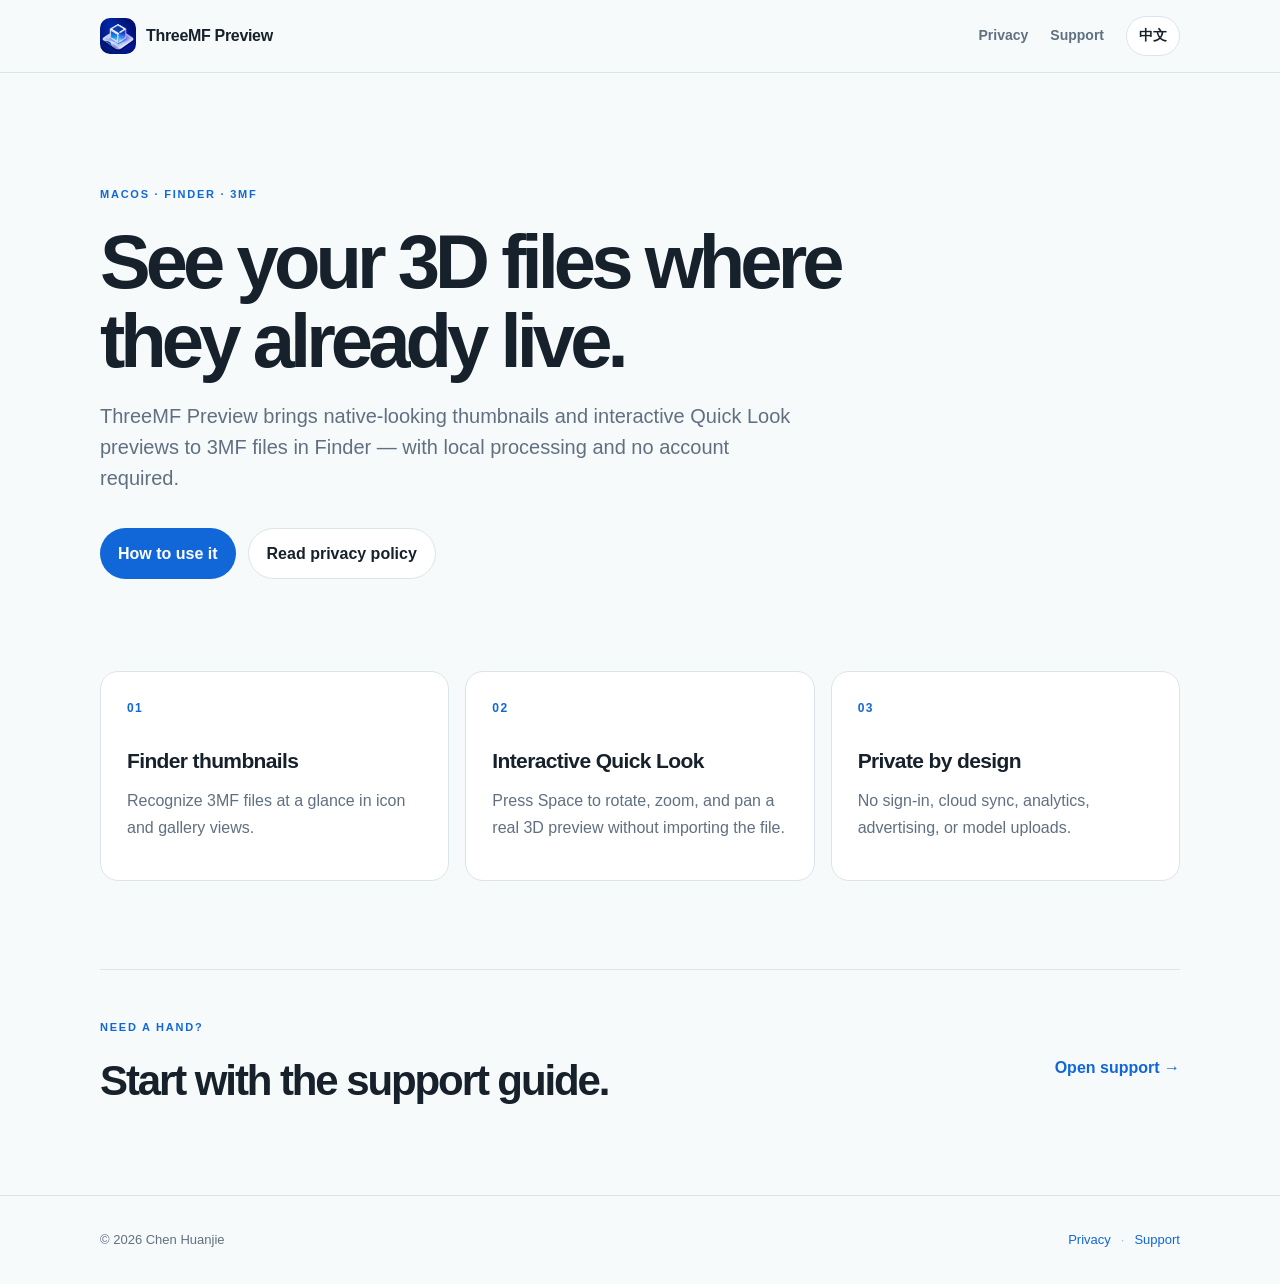
<file: index.html>
<!doctype html>
<html lang="en">
<head>
  <meta charset="utf-8">
  <meta name="viewport" content="width=device-width, initial-scale=1">
  <meta name="description" content="ThreeMF Preview helps you preview 3MF files directly in Finder on macOS.">
  <link rel="icon" type="image/png" href="app-icon.png">
  <link rel="canonical" href="https://chenhuanjie125.github.io/threemf-preview-support/">
  <link rel="stylesheet" href="styles.css">
  <script defer src="script.js"></script>
  <title>ThreeMF Preview — Privacy & Support</title>
</head>
<body>
  <header class="site-header"><div class="wrap nav-row">
    <a class="brand" href="index.html"><img class="brand-icon" src="app-icon.png" alt="ThreeMF Preview app icon"><span>ThreeMF Preview</span></a>
    <nav aria-label="Primary"><a href="privacy.html" data-en="Privacy" data-zh="隐私政策">Privacy</a><a href="support.html" data-en="Support" data-zh="支持">Support</a><button class="language-toggle" type="button" data-language-toggle aria-label="Switch language">中文</button></nav>
  </div></header>
  <main>
    <section class="hero wrap">
      <div class="eyebrow">MACOS · FINDER · 3MF</div>
      <h1 data-en="See your 3D files where they already live." data-zh="在文件所在的地方，直接查看 3D 模型。">See your 3D files where they already live.</h1>
      <p class="lede" data-en="ThreeMF Preview brings native-looking thumbnails and interactive Quick Look previews to 3MF files in Finder — with local processing and no account required." data-zh="ThreeMF Preview 为 Finder 中的 3MF 文件提供原生风格的缩略图和可交互 Quick Look 预览。所有处理均在本机完成，无需账号。">ThreeMF Preview brings native-looking thumbnails and interactive Quick Look previews to 3MF files in Finder — with local processing and no account required.</p>
      <div class="hero-actions"><a class="button primary" href="support.html" data-en="How to use it" data-zh="查看使用方法">How to use it</a><a class="button secondary" href="privacy.html" data-en="Read privacy policy" data-zh="阅读隐私政策">Read privacy policy</a></div>
    </section>
    <section class="feature-grid wrap">
      <article class="card"><div class="card-number">01</div><h2 data-en="Finder thumbnails" data-zh="Finder 缩略图">Finder thumbnails</h2><p data-en="Recognize 3MF files at a glance in icon and gallery views." data-zh="在图标视图和画廊视图中快速识别 3MF 文件。">Recognize 3MF files at a glance in icon and gallery views.</p></article>
      <article class="card"><div class="card-number">02</div><h2 data-en="Interactive Quick Look" data-zh="交互式 Quick Look">Interactive Quick Look</h2><p data-en="Press Space to rotate, zoom, and pan a real 3D preview without importing the file." data-zh="按空格键即可旋转、缩放和平移真实 3D 预览，无需导入文件。">Press Space to rotate, zoom, and pan a real 3D preview without importing the file.</p></article>
      <article class="card"><div class="card-number">03</div><h2 data-en="Private by design" data-zh="本地优先，保护隐私">Private by design</h2><p data-en="No sign-in, cloud sync, analytics, advertising, or model uploads." data-zh="无需登录、云同步、分析、广告，也不会上传模型。">No sign-in, cloud sync, analytics, advertising, or model uploads.</p></article>
    </section>
    <section class="callout wrap"><div><div class="eyebrow">NEED A HAND?</div><h2 data-en="Start with the support guide." data-zh="从支持指南开始。">Start with the support guide.</h2></div><a class="text-link" href="support.html" data-en="Open support →" data-zh="打开支持页 →">Open support →</a></section>
  </main>
  <footer class="site-footer"><div class="wrap footer-row"><span>© 2026 Chen Huanjie</span><span><a href="privacy.html" data-en="Privacy" data-zh="隐私政策">Privacy</a><span class="dot">·</span><a href="support.html" data-en="Support" data-zh="支持">Support</a></span></div></footer>
</body>
</html>
</file>
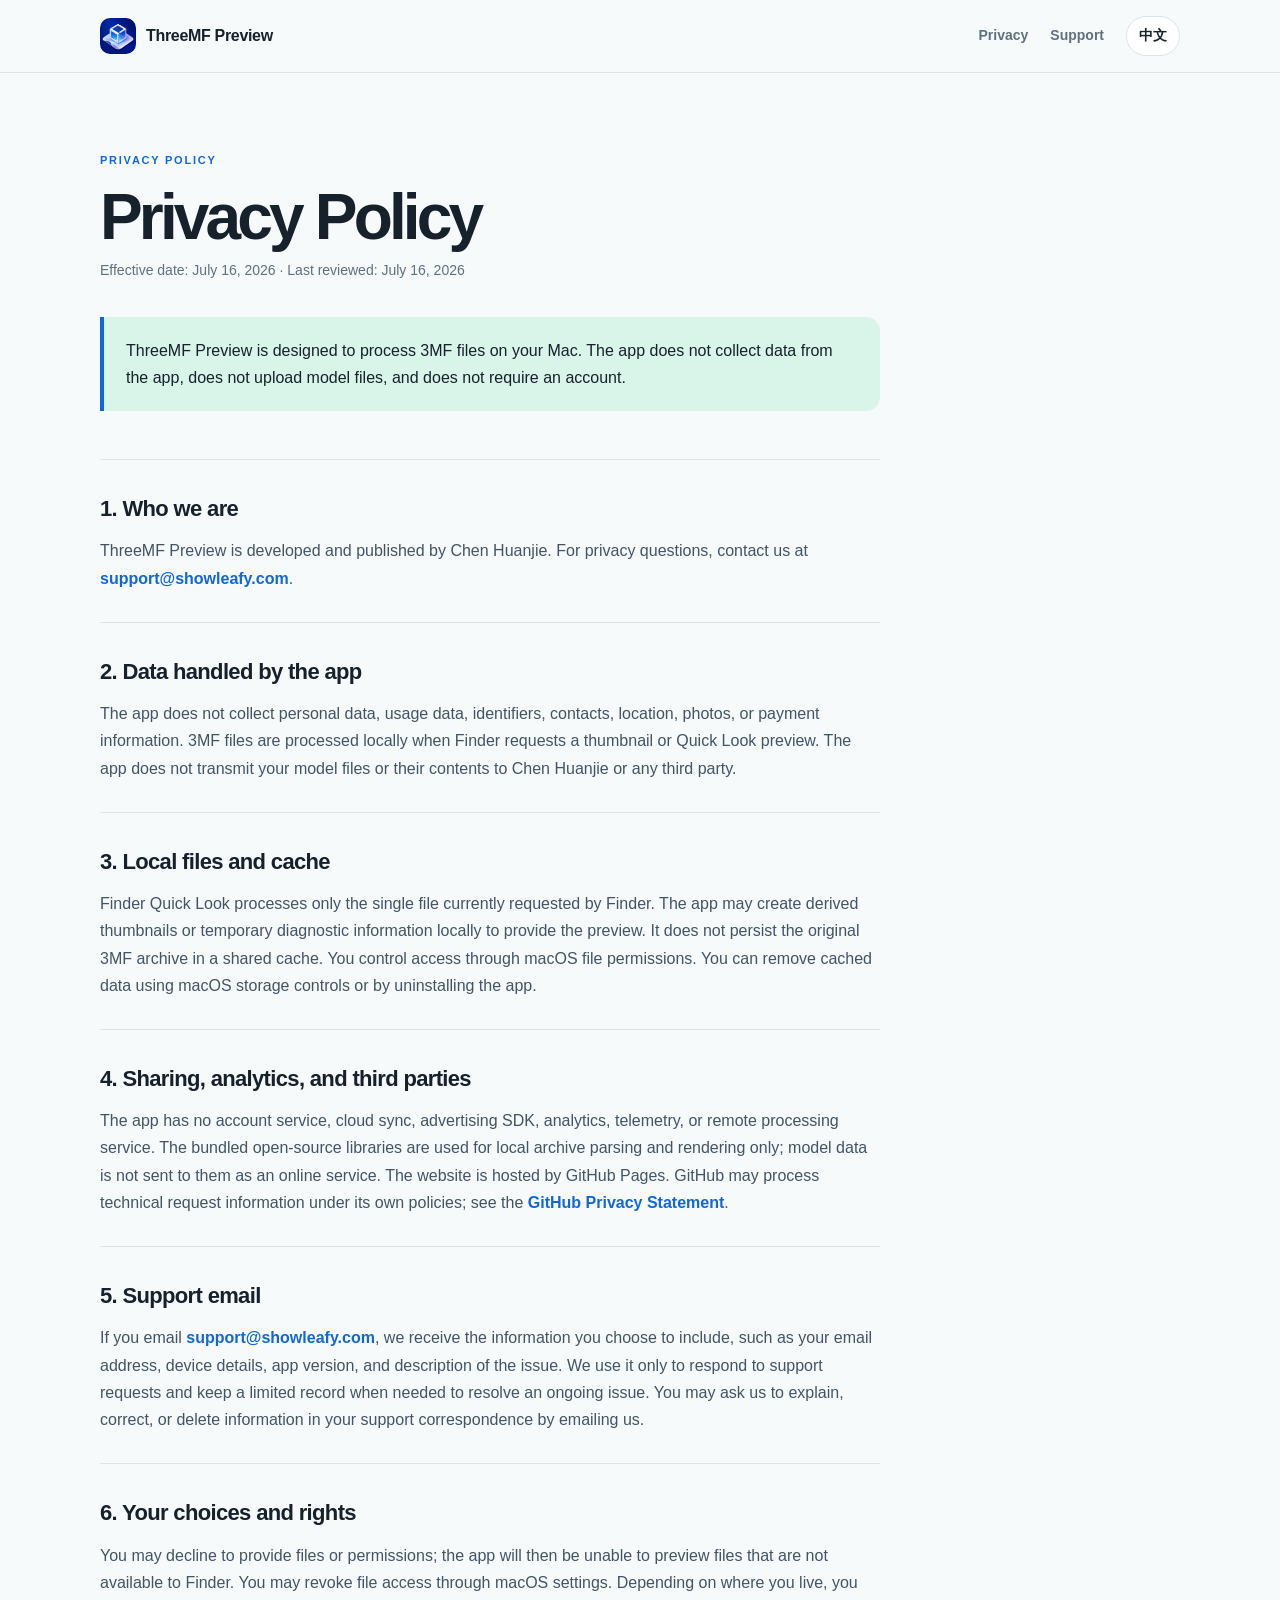
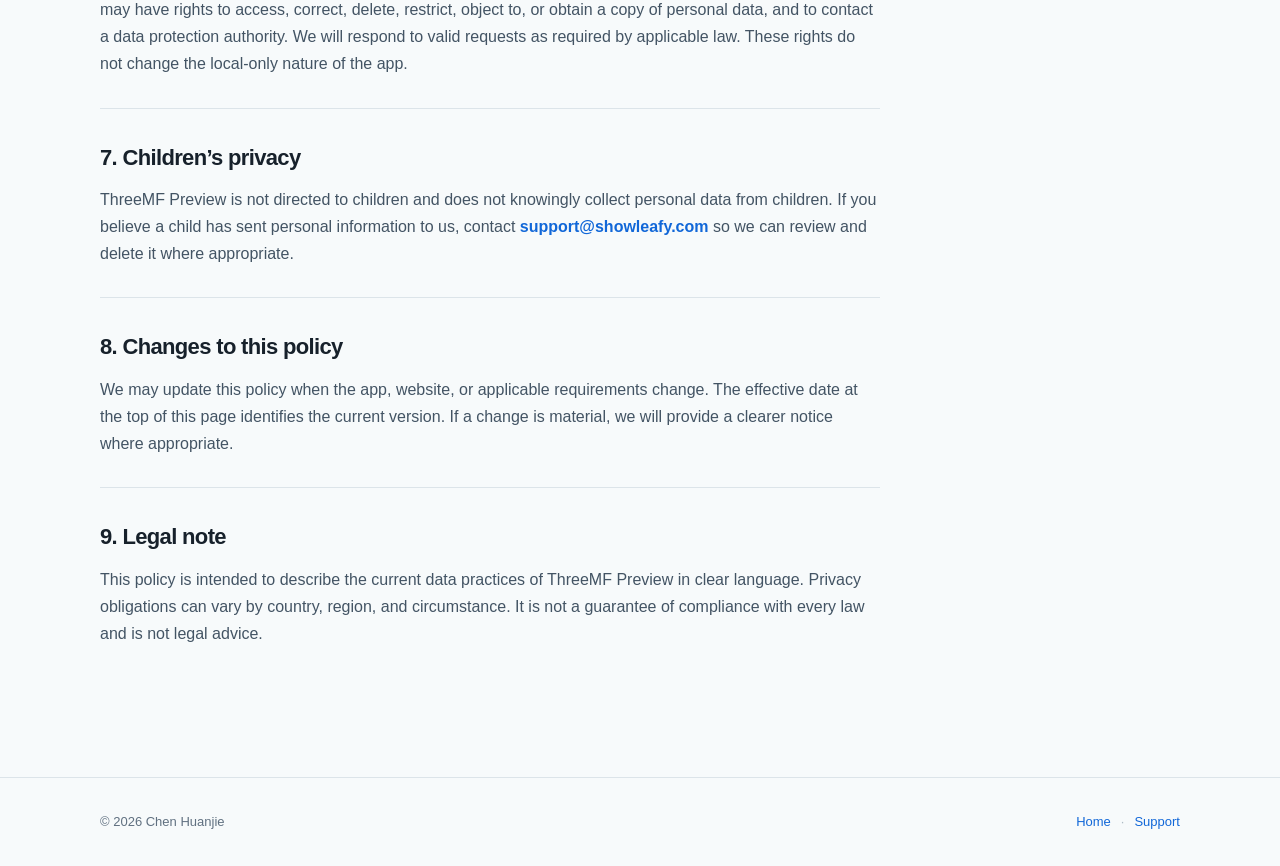
<file: privacy.html>
<!doctype html>
<html lang="en">
<head>
  <meta charset="utf-8"><meta name="viewport" content="width=device-width, initial-scale=1">
  <meta name="description" content="ThreeMF Preview privacy policy. Local processing, no account, and no model uploads."><link rel="icon" type="image/png" href="app-icon.png">
  <link rel="canonical" href="https://chenhuanjie125.github.io/threemf-preview-support/privacy.html"><link rel="stylesheet" href="styles.css"><script defer src="script.js"></script>
  <title>Privacy Policy — ThreeMF Preview</title>
</head>
<body>
  <header class="site-header"><div class="wrap nav-row"><a class="brand" href="index.html"><img class="brand-icon" src="app-icon.png" alt="ThreeMF Preview app icon"><span>ThreeMF Preview</span></a><nav aria-label="Primary"><a href="privacy.html" data-en="Privacy" data-zh="隐私政策">Privacy</a><a href="support.html" data-en="Support" data-zh="支持">Support</a><button class="language-toggle" type="button" data-language-toggle aria-label="Switch language">中文</button></nav></div></header>
  <main class="article wrap">
    <div class="eyebrow">PRIVACY POLICY</div><h1 data-en="Privacy Policy" data-zh="隐私政策">Privacy Policy</h1>
    <p class="article-meta" data-en="Effective date: July 16, 2026 · Last reviewed: July 16, 2026" data-zh="生效日期：2026 年 7 月 16 日 · 最后审阅：2026 年 7 月 16 日">Effective date: July 16, 2026 · Last reviewed: July 16, 2026</p>
    <div class="notice" data-en="ThreeMF Preview is designed to process 3MF files on your Mac. The app does not collect data from the app, does not upload model files, and does not require an account." data-zh="ThreeMF Preview 的设计目标是在你的 Mac 本机处理 3MF 文件。App 不从 App 中收集数据，不上传模型文件，也不要求账号。">ThreeMF Preview is designed to process 3MF files on your Mac. The app does not collect data from the app, does not upload model files, and does not require an account.</div>
    <div class="article-body">
      <section><h2 data-en="1. Who we are" data-zh="1. 我们是谁">1. Who we are</h2><p><span data-en="ThreeMF Preview is developed and published by Chen Huanjie. For privacy questions, contact us at" data-zh="ThreeMF Preview 由 Chen Huanjie 开发和发布。如有隐私问题，请通过以下邮箱联系我们">ThreeMF Preview is developed and published by Chen Huanjie. For privacy questions, contact us at</span> <a href="mailto:support@showleafy.com">support@showleafy.com</a>.</p></section>
      <section><h2 data-en="2. Data handled by the app" data-zh="2. App 处理的数据">2. Data handled by the app</h2><p data-en="The app does not collect personal data, usage data, identifiers, contacts, location, photos, or payment information. 3MF files are processed locally when Finder requests a thumbnail or Quick Look preview. The app does not transmit your model files or their contents to Chen Huanjie or any third party." data-zh="App 不收集个人数据、使用数据、标识符、联系人、位置、照片或支付信息。当 Finder 请求缩略图或 Quick Look 预览时，3MF 文件仅在本机处理。App 不会将模型文件或其内容传输给 Chen Huanjie 或任何第三方。">The app does not collect personal data, usage data, identifiers, contacts, location, photos, or payment information. 3MF files are processed locally when Finder requests a thumbnail or Quick Look preview. The app does not transmit your model files or their contents to Chen Huanjie or any third party.</p></section>
      <section><h2 data-en="3. Local files and cache" data-zh="3. 本地文件与缓存">3. Local files and cache</h2><p data-en="Finder Quick Look processes only the single file currently requested by Finder. The app may create derived thumbnails or temporary diagnostic information locally to provide the preview. It does not persist the original 3MF archive in a shared cache. You control access through macOS file permissions. You can remove cached data using macOS storage controls or by uninstalling the app." data-zh="Finder Quick Look 只处理 Finder 当前请求的单个文件。App 可能在本机创建派生缩略图或临时诊断信息以提供预览，但不会在共享缓存中保存原始 3MF 压缩包。文件访问权限由 macOS 控制。你可以通过 macOS 存储管理或卸载 App 删除缓存数据。">Finder Quick Look processes only the single file currently requested by Finder. The app may create derived thumbnails or temporary diagnostic information locally to provide the preview. It does not persist the original 3MF archive in a shared cache. You control access through macOS file permissions. You can remove cached data using macOS storage controls or by uninstalling the app.</p></section>
      <section><h2 data-en="4. Sharing, analytics, and third parties" data-zh="4. 共享、分析与第三方">4. Sharing, analytics, and third parties</h2><p><span data-en="The app has no account service, cloud sync, advertising SDK, analytics, telemetry, or remote processing service. The bundled open-source libraries are used for local archive parsing and rendering only; model data is not sent to them as an online service. The website is hosted by GitHub Pages. GitHub may process technical request information under its own policies; see the" data-zh="App 没有账号服务、云同步、广告 SDK、分析、遥测或远程处理服务。内置开源库仅用于本地压缩包解析和渲染，不会作为在线服务接收模型数据。本网站由 GitHub Pages 托管；GitHub 可能根据其自身政策处理技术请求，详情请参阅">The app has no account service, cloud sync, advertising SDK, analytics, telemetry, or remote processing service. The bundled open-source libraries are used for local archive parsing and rendering only; the website is hosted by GitHub Pages. GitHub may process technical request information under its own policies; see the</span> <a href="https://docs.github.com/en/site-policy/privacy-policies/github-privacy-statement" target="_blank" rel="noreferrer">GitHub Privacy Statement</a>.</p></section>
      <section><h2 data-en="5. Support email" data-zh="5. 支持邮箱">5. Support email</h2><p><span data-en="If you email" data-zh="如果你向">If you email</span> <a href="mailto:support@showleafy.com">support@showleafy.com</a><span data-en=", we receive the information you choose to include, such as your email address, device details, app version, and description of the issue. We use it only to respond to support requests and keep a limited record when needed to resolve an ongoing issue. You may ask us to explain, correct, or delete information in your support correspondence by emailing us." data-zh="发送邮件，我们会收到你主动提供的信息，例如邮箱地址、设备信息、App 版本和问题描述。我们仅将其用于回复支持请求，并在解决持续问题所需的范围内保留有限记录。你可以通过邮件请求说明、更正或删除支持往来中的相关信息。">, we receive the information you choose to include, such as your email address, device details, app version, and description of the issue. We use it only to respond to support requests and keep a limited record when needed to resolve an ongoing issue. You may ask us to explain, correct, or delete information in your support correspondence by emailing us.</span></p></section>
      <section><h2 data-en="6. Your choices and rights" data-zh="6. 你的选择与权利">6. Your choices and rights</h2><p data-en="You may decline to provide files or permissions; the app will then be unable to preview files that are not available to Finder. You may revoke file access through macOS settings. Depending on where you live, you may have rights to access, correct, delete, restrict, object to, or obtain a copy of personal data, and to contact a data protection authority. We will respond to valid requests as required by applicable law. These rights do not change the local-only nature of the app." data-zh="你可以拒绝提供文件或权限；在这种情况下，App 无法预览 Finder 无法访问的文件。你可以通过 macOS 设置撤回文件访问权限。根据你所在地区的法律，你可能享有访问、更正、删除、限制处理、反对处理或获取个人数据副本的权利，也可能有权联系数据保护机构。我们会根据适用法律回应有效请求。这些权利不会改变 App 仅在本机处理文件的特性。">You may decline to provide files or permissions; the app will then be unable to preview files that are not available to Finder. You may revoke file access through macOS settings. Depending on where you live, you may have rights to access, correct, delete, restrict, object to, or obtain a copy of personal data, and to contact a data protection authority. We will respond to valid requests as required by applicable law. These rights do not change the local-only nature of the app.</p></section>
      <section><h2 data-en="7. Children’s privacy" data-zh="7. 儿童隐私">7. Children’s privacy</h2><p><span data-en="ThreeMF Preview is not directed to children and does not knowingly collect personal data from children. If you believe a child has sent personal information to us, contact" data-zh="ThreeMF Preview 并非面向儿童，也不会明知地收集儿童个人数据。如果你认为儿童向我们发送了个人信息，请联系">ThreeMF Preview is not directed to children and does not knowingly collect personal data from children. If you believe a child has sent personal information to us, contact</span> <a href="mailto:support@showleafy.com">support@showleafy.com</a> <span data-en="so we can review and delete it where appropriate." data-zh="，我们会在适当情况下进行核查和删除。">so we can review and delete it where appropriate.</span></p></section>
      <section><h2 data-en="8. Changes to this policy" data-zh="8. 政策更新">8. Changes to this policy</h2><p data-en="We may update this policy when the app, website, or applicable requirements change. The effective date at the top of this page identifies the current version. If a change is material, we will provide a clearer notice where appropriate." data-zh="当 App、本网站或适用要求发生变化时，我们可能更新本政策。本页顶部的生效日期代表当前版本。若变更具有重大影响，我们会在适当情况下提供更明显的通知。">We may update this policy when the app, website, or applicable requirements change. The effective date at the top of this page identifies the current version. If a change is material, we will provide a clearer notice where appropriate.</p></section>
      <section><h2 data-en="9. Legal note" data-zh="9. 法律说明">9. Legal note</h2><p data-en="This policy is intended to describe the current data practices of ThreeMF Preview in clear language. Privacy obligations can vary by country, region, and circumstance. It is not a guarantee of compliance with every law and is not legal advice." data-zh="本政策旨在以清晰语言说明 ThreeMF Preview 当前的数据处理方式。隐私义务可能因国家、地区和具体情况而不同。本政策不保证自动符合所有法律，也不构成法律意见。">This policy is intended to describe the current data practices of ThreeMF Preview in clear language. Privacy obligations can vary by country, region, and circumstance. It is not a guarantee of compliance with every law and is not legal advice.</p></section>
    </div>
  </main>
  <footer class="site-footer"><div class="wrap footer-row"><span>© 2026 Chen Huanjie</span><span><a href="index.html" data-en="Home" data-zh="首页">Home</a><span class="dot">·</span><a href="support.html" data-en="Support" data-zh="支持">Support</a></span></div></footer>
</body></html>
</file>
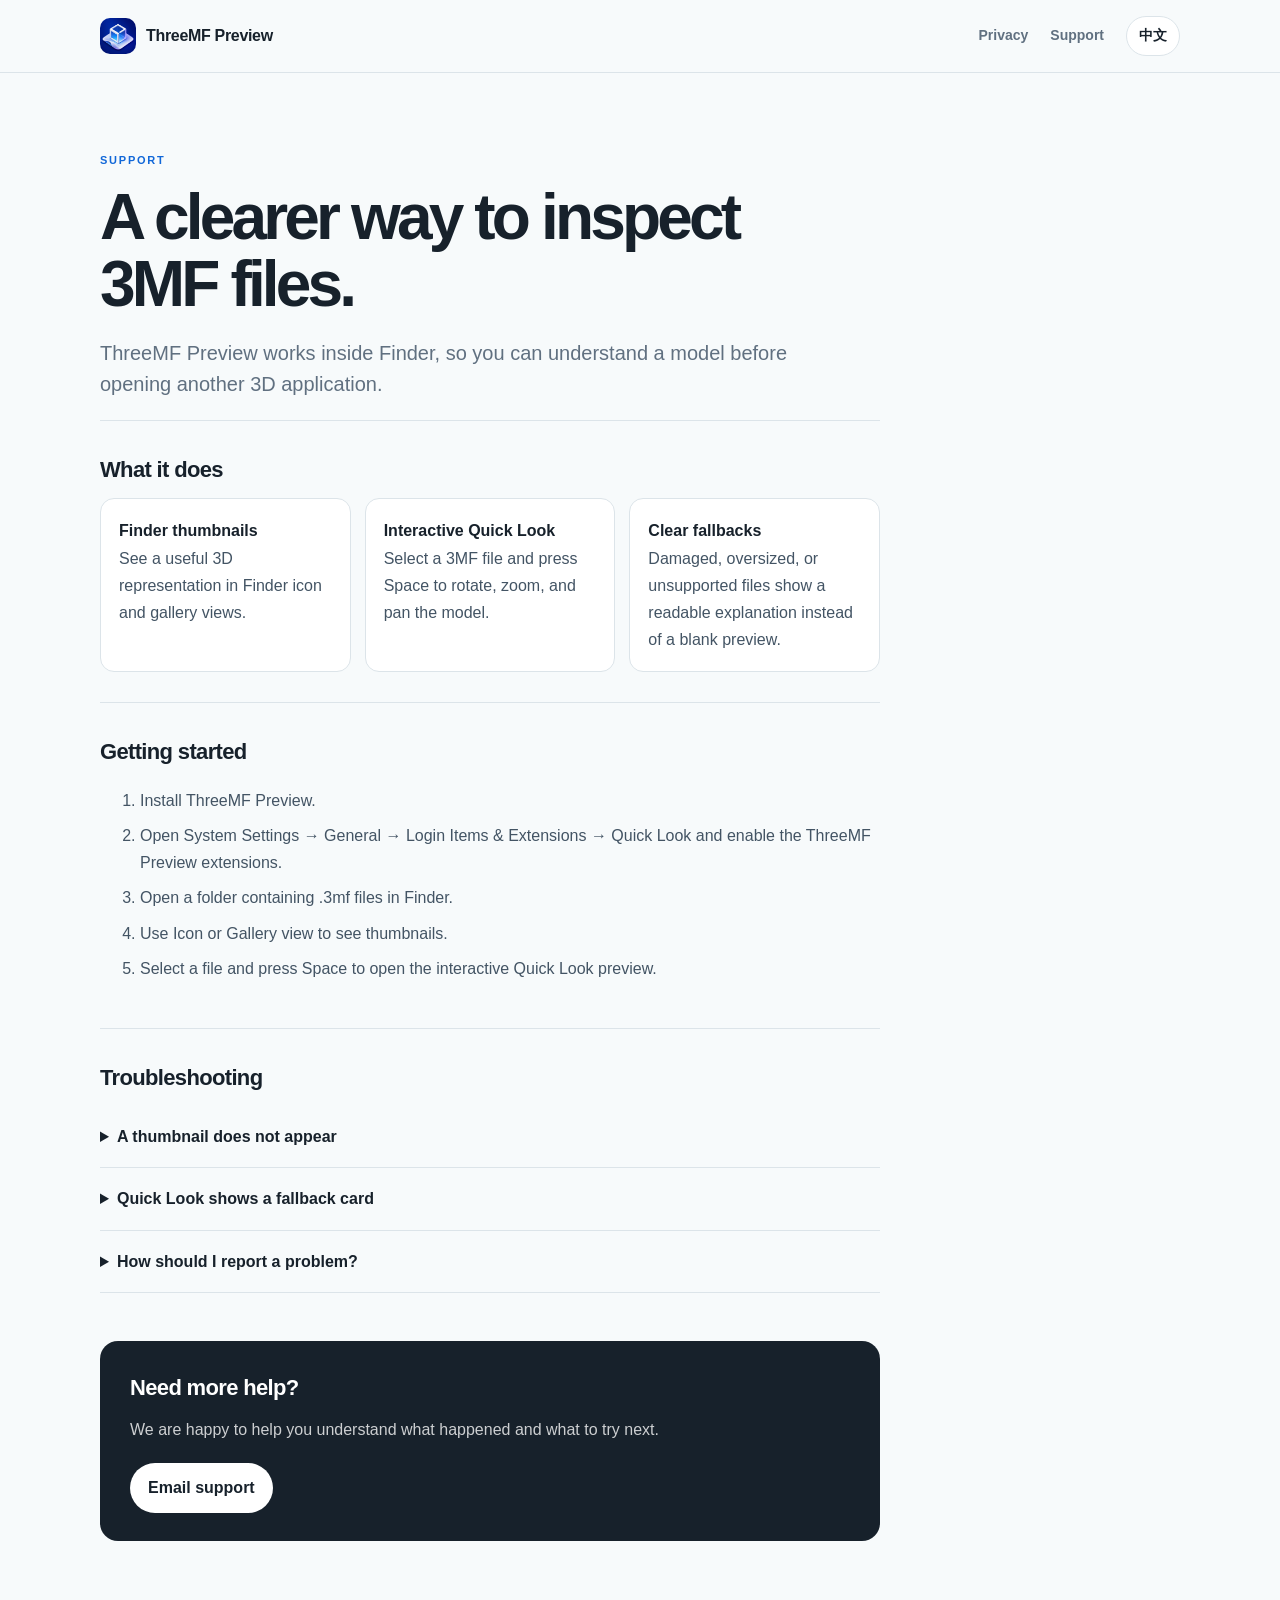
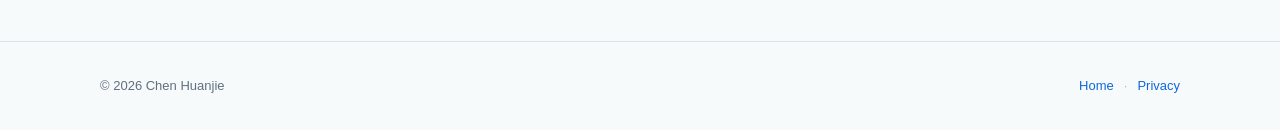
<file: support.html>
<!doctype html>
<html lang="en">
<head>
  <meta charset="utf-8"><meta name="viewport" content="width=device-width, initial-scale=1">
  <meta name="description" content="How to use ThreeMF Preview and get support."><link rel="icon" type="image/png" href="app-icon.png">
  <link rel="canonical" href="https://chenhuanjie125.github.io/threemf-preview-support/support.html"><link rel="stylesheet" href="styles.css"><script defer src="script.js"></script>
  <title>Support — ThreeMF Preview</title>
</head>
<body>
  <header class="site-header"><div class="wrap nav-row"><a class="brand" href="index.html"><img class="brand-icon" src="app-icon.png" alt="ThreeMF Preview app icon"><span>ThreeMF Preview</span></a><nav aria-label="Primary"><a href="privacy.html" data-en="Privacy" data-zh="隐私政策">Privacy</a><a href="support.html" data-en="Support" data-zh="支持">Support</a><button class="language-toggle" type="button" data-language-toggle aria-label="Switch language">中文</button></nav></div></header>
  <main class="article wrap">
    <div class="eyebrow">SUPPORT</div><h1 data-en="A clearer way to inspect 3MF files." data-zh="更清晰地查看 3MF 文件。">A clearer way to inspect 3MF files.</h1>
    <p class="lede" data-en="ThreeMF Preview works inside Finder, so you can understand a model before opening another 3D application." data-zh="ThreeMF Preview 直接在 Finder 中工作，让你无需打开其他 3D 应用，就能先了解模型。">ThreeMF Preview works inside Finder, so you can understand a model before opening another 3D application.</p>
    <div class="article-body">
      <section><h2 data-en="What it does" data-zh="主要功能">What it does</h2><div class="support-list"><p><strong data-en="Finder thumbnails" data-zh="Finder 缩略图">Finder thumbnails</strong><br><span data-en="See a useful 3D representation in Finder icon and gallery views." data-zh="在 Finder 图标视图和画廊视图中查看有用的 3D 表示。">See a useful 3D representation in Finder icon and gallery views.</span></p><p><strong data-en="Interactive Quick Look" data-zh="交互式 Quick Look">Interactive Quick Look</strong><br><span data-en="Select a 3MF file and press Space to rotate, zoom, and pan the model." data-zh="选中 3MF 文件并按空格键，即可旋转、缩放和平移模型。">Select a 3MF file and press Space to rotate, zoom, and pan the model.</span></p><p><strong data-en="Clear fallbacks" data-zh="清晰的降级提示">Clear fallbacks</strong><br><span data-en="Damaged, oversized, or unsupported files show a readable explanation instead of a blank preview." data-zh="损坏、超限或不支持的文件会显示清晰的说明，而不是空白预览。">Damaged, oversized, or unsupported files show a readable explanation instead of a blank preview.</span></p></div></section>
      <section><h2 data-en="Getting started" data-zh="开始使用">Getting started</h2><ol><li data-en="Install ThreeMF Preview." data-zh="安装 ThreeMF Preview。">Install ThreeMF Preview.</li><li data-en="Open System Settings → General → Login Items & Extensions → Quick Look and enable the ThreeMF Preview extensions." data-zh="打开“系统设置 → 通用 → 登录项与扩展 → Quick Look”，启用 ThreeMF Preview 扩展。">Open System Settings → General → Login Items & Extensions → Quick Look and enable the ThreeMF Preview extensions.</li><li data-en="Open a folder containing .3mf files in Finder." data-zh="在 Finder 中打开包含 .3mf 文件的文件夹。">Open a folder containing .3mf files in Finder.</li><li data-en="Use Icon or Gallery view to see thumbnails." data-zh="使用图标视图或画廊视图查看缩略图。">Use Icon or Gallery view to see thumbnails.</li><li data-en="Select a file and press Space to open the interactive Quick Look preview." data-zh="选中文件并按空格键打开交互式 Quick Look 预览。">Select a file and press Space to open the interactive Quick Look preview.</li></ol></section>
      <section><h2 data-en="Troubleshooting" data-zh="常见问题">Troubleshooting</h2><details><summary data-en="A thumbnail does not appear" data-zh="没有显示缩略图">A thumbnail does not appear</summary><p><span data-en="Make sure the file ends in .3mf, the extension is enabled, and Finder has had a moment to generate the preview. Refresh Quick Look with" data-zh="请确认文件扩展名为 .3mf、Quick Look 扩展已启用，并等待 Finder 生成预览。可以在终端执行">Make sure the file ends in .3mf, the extension is enabled, and Finder has had a moment to generate the preview. Refresh Quick Look with</span> <code>qlmanage -r</code> <span data-en="in Terminal, then relaunch Finder." data-zh="刷新 Quick Look，然后重新启动 Finder。">in Terminal, then relaunch Finder.</span></p></details><details><summary data-en="Quick Look shows a fallback card" data-zh="Quick Look 显示降级卡">Quick Look shows a fallback card</summary><p data-en="The archive may be damaged, too large, too complex, or use an extension that is not supported yet. The card is intentional: it prevents Finder from hanging while explaining the next step." data-zh="压缩包可能已损坏、过大、过于复杂，或使用了暂不支持的扩展。降级卡是有意设计的：它避免 Finder 卡住，并说明下一步。">The archive may be damaged, too large, too complex, or use an extension that is not supported yet. The card is intentional: it prevents Finder from hanging while explaining the next step.</p></details><details><summary data-en="How should I report a problem?" data-zh="如何反馈问题？">How should I report a problem?</summary><p><span data-en="Email" data-zh="请发送邮件至">Email</span> <a href="mailto:support@showleafy.com">support@showleafy.com</a> <span data-en="with your macOS version, ThreeMF Preview version, the exact symptom, and whether you can reproduce it. Please do not attach a private model unless you explicitly choose to share it." data-zh="并附上 macOS 版本、ThreeMF Preview 版本、具体现象以及是否可以稳定复现。除非你明确愿意分享，否则请不要附上私有模型文件。">with your macOS version, ThreeMF Preview version, the exact symptom, and whether you can reproduce it. Please do not attach a private model unless you explicitly choose to share it.</span></p></details></section>
      <section class="support-cta"><h2 data-en="Need more help?" data-zh="需要更多帮助？">Need more help?</h2><p data-en="We are happy to help you understand what happened and what to try next." data-zh="我们会帮助你了解发生了什么，以及下一步可以尝试什么。">We are happy to help you understand what happened and what to try next.</p><a class="button primary" href="mailto:support@showleafy.com" data-en="Email support" data-zh="发送支持邮件">Email support</a></section>
    </div>
  </main>
  <footer class="site-footer"><div class="wrap footer-row"><span>© 2026 Chen Huanjie</span><span><a href="index.html" data-en="Home" data-zh="首页">Home</a><span class="dot">·</span><a href="privacy.html" data-en="Privacy" data-zh="隐私政策">Privacy</a></span></div></footer>
</body></html>
</file>
<file: styles.css>
:root{--ink:#17212b;--muted:#607080;--line:#dce4e9;--paper:#f7fafb;--blue:#1167d8;--blue-dark:#094ca5;--mint:#d9f4e9;--max:1080px}*{box-sizing:border-box}html{scroll-behavior:smooth}body{margin:0;background:var(--paper);color:var(--ink);font:16px/1.7 -apple-system,BlinkMacSystemFont,"SF Pro Text","Helvetica Neue",Arial,sans-serif}a{color:var(--blue);text-decoration:none}a:hover{text-decoration:underline}.wrap{width:min(calc(100% - 40px),var(--max));margin:0 auto}.site-header{background:rgba(247,250,251,.94);border-bottom:1px solid var(--line);position:sticky;top:0;z-index:2;backdrop-filter:blur(12px)}.nav-row,.footer-row{min-height:72px;display:flex;align-items:center;justify-content:space-between;gap:24px}.brand{display:flex;align-items:center;gap:10px;color:var(--ink);font-weight:700;letter-spacing:-.02em}.brand:hover{text-decoration:none}.brand-icon{display:block;width:36px;height:36px;border-radius:10px;object-fit:cover}nav{display:flex;align-items:center;gap:22px;font-size:14px;font-weight:600}nav a{color:var(--muted)}.language-toggle{border:1px solid var(--line);background:#fff;border-radius:999px;padding:7px 12px;color:var(--ink);font:inherit;cursor:pointer}.language-toggle:hover,.language-toggle:focus-visible{border-color:var(--blue);outline:3px solid #cfe1fb}.hero{padding:112px 0 92px}.eyebrow{color:var(--blue);font-size:11px;font-weight:800;letter-spacing:.16em}.hero h1{max-width:780px;margin:18px 0 20px;font-size:clamp(42px,7vw,76px);line-height:1.05;letter-spacing:-.065em}.lede{max-width:700px;color:var(--muted);font-size:20px;line-height:1.55}.hero-actions{display:flex;flex-wrap:wrap;gap:12px;margin-top:34px}.button{display:inline-flex;align-items:center;justify-content:center;border-radius:999px;padding:11px 18px;font-weight:700}.button:hover{text-decoration:none}.primary{background:var(--blue);color:white}.primary:hover{background:var(--blue-dark)}.secondary{border:1px solid var(--line);background:#fff;color:var(--ink)}.feature-grid{display:grid;grid-template-columns:repeat(3,1fr);gap:16px;padding-bottom:88px}.card{background:#fff;border:1px solid var(--line);border-radius:18px;padding:26px;min-height:210px}.card-number{color:var(--blue);font-size:12px;font-weight:800;letter-spacing:.12em}.card h2{margin:24px 0 8px;font-size:21px;letter-spacing:-.03em}.card p{margin:0;color:var(--muted)}.callout{display:flex;justify-content:space-between;align-items:center;gap:24px;border-top:1px solid var(--line);padding:48px 0 78px}.callout h2{margin:8px 0 0;font-size:clamp(26px,4vw,42px);letter-spacing:-.05em}.text-link{font-weight:700;white-space:nowrap}.site-footer{border-top:1px solid var(--line);color:var(--muted);font-size:13px}.footer-row{min-height:88px}.dot{padding:0 10px;color:#aebbc5}.article{padding:78px 0 100px}.article h1{max-width:760px;margin:14px 0 8px;font-size:clamp(42px,6vw,64px);line-height:1.05;letter-spacing:-.06em}.article-meta{margin:0 0 34px;color:var(--muted);font-size:14px}.notice{max-width:780px;border-left:4px solid var(--blue);background:var(--mint);padding:20px 22px;border-radius:0 14px 14px 0;margin-bottom:48px}.article-body{max-width:780px}.article-body section{border-top:1px solid var(--line);padding:30px 0}.article-body h2{margin:0 0 10px;font-size:22px;letter-spacing:-.03em}.article-body p{margin:0;color:#435464}.article-body li{margin:8px 0;color:#435464}.article-body a{font-weight:600}.support-list{display:grid;grid-template-columns:repeat(3,1fr);gap:14px}.support-list p{background:#fff;border:1px solid var(--line);border-radius:14px;padding:18px}.support-list strong{color:var(--ink)}details{border-bottom:1px solid var(--line);padding:17px 0}summary{cursor:pointer;font-weight:700}details p{padding:12px 28px 0 0}.support-cta{background:var(--ink);border-radius:18px;padding:28px 30px!important;margin-top:18px;border:0!important}.support-cta h2,.support-cta p{color:#fff}.support-cta p{opacity:.78;margin-bottom:20px}.support-cta .primary{background:#fff;color:var(--ink)}code{background:#eaf0f4;padding:2px 5px;border-radius:5px;font-size:.9em}@media(max-width:720px){.wrap{width:min(calc(100% - 28px),var(--max))}.nav-row{min-height:62px}.brand span:last-child{display:none}nav{gap:13px}.hero{padding:76px 0 62px}.hero h1{font-size:clamp(42px,14vw,64px)}.lede{font-size:18px}.feature-grid,.support-list{grid-template-columns:1fr}.feature-grid{padding-bottom:60px}.card{min-height:0}.callout{display:block;padding:36px 0 58px}.callout .text-link{display:inline-block;margin-top:20px}.article{padding:56px 0 72px}.article h1{font-size:clamp(42px,13vw,58px)}.footer-row{display:block;padding:22px 0;line-height:2}.footer-row span{display:block}}
</file>
